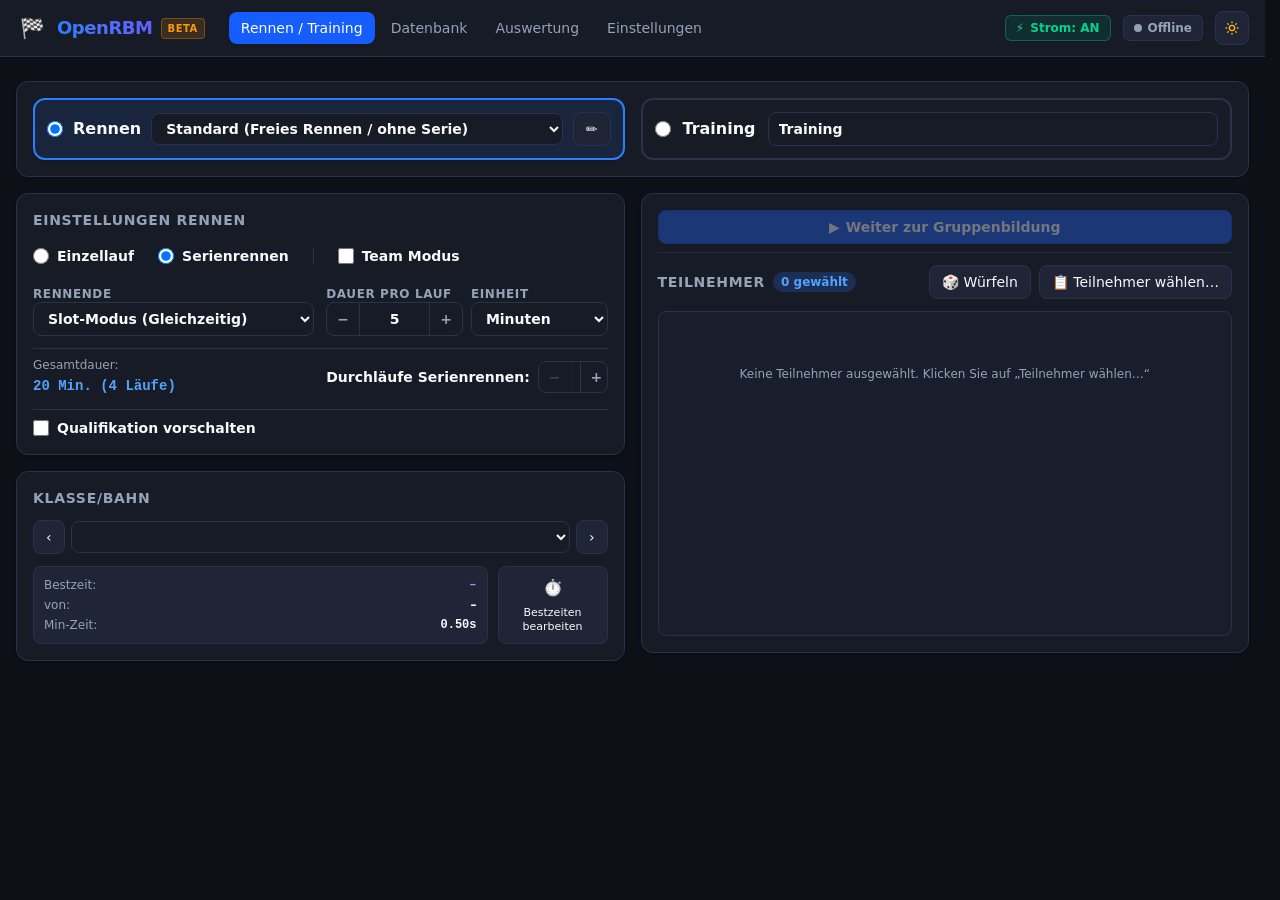
<file: index.html>
<!doctype html>
<html lang="de" class="dark">
  <head>
    <meta charset="UTF-8" />
    <script>
      // Verhindert falsche relative Asset-Pfade auf GitHub Pages bei Aufruf ohne abschließenden Slash
      if (location.pathname.endsWith('/OpenRBM')) {
        location.replace(location.pathname + '/' + location.search + location.hash);
      }
    </script>
    <link rel="icon" type="image/svg+xml" href="./favicon.svg" />
    <link rel="apple-touch-icon" href="./pwa-192x192.png" />
    <link rel="manifest" href="./manifest.webmanifest" />
    <meta name="theme-color" content="#0a0e18" />
    <meta name="mobile-web-app-capable" content="yes" />
    <meta name="apple-mobile-web-app-status-bar-style" content="black-translucent" />
    <meta name="apple-mobile-web-app-title" content="OpenRBM" />
    <meta name="viewport" content="width=device-width, initial-scale=1.0" />
    <title>OpenRBM – Moderner Rennbahnmanager (Beta)</title>
    <script type="module" crossorigin src="./assets/index-Ba1DOKKv.js"></script>
    <link rel="modulepreload" crossorigin href="./assets/rolldown-runtime-B0Z9INg1.js">
    <link rel="modulepreload" crossorigin href="./assets/vendor-react-FaQ09rgE.js">
    <link rel="modulepreload" crossorigin href="./assets/vendor-dexie-BxUdyNab.js">
    <link rel="stylesheet" crossorigin href="./assets/index-CYZBp4Aw.css">
  </head>
  <body>
    <div id="root"></div>
  </body>
</html>
</file>
